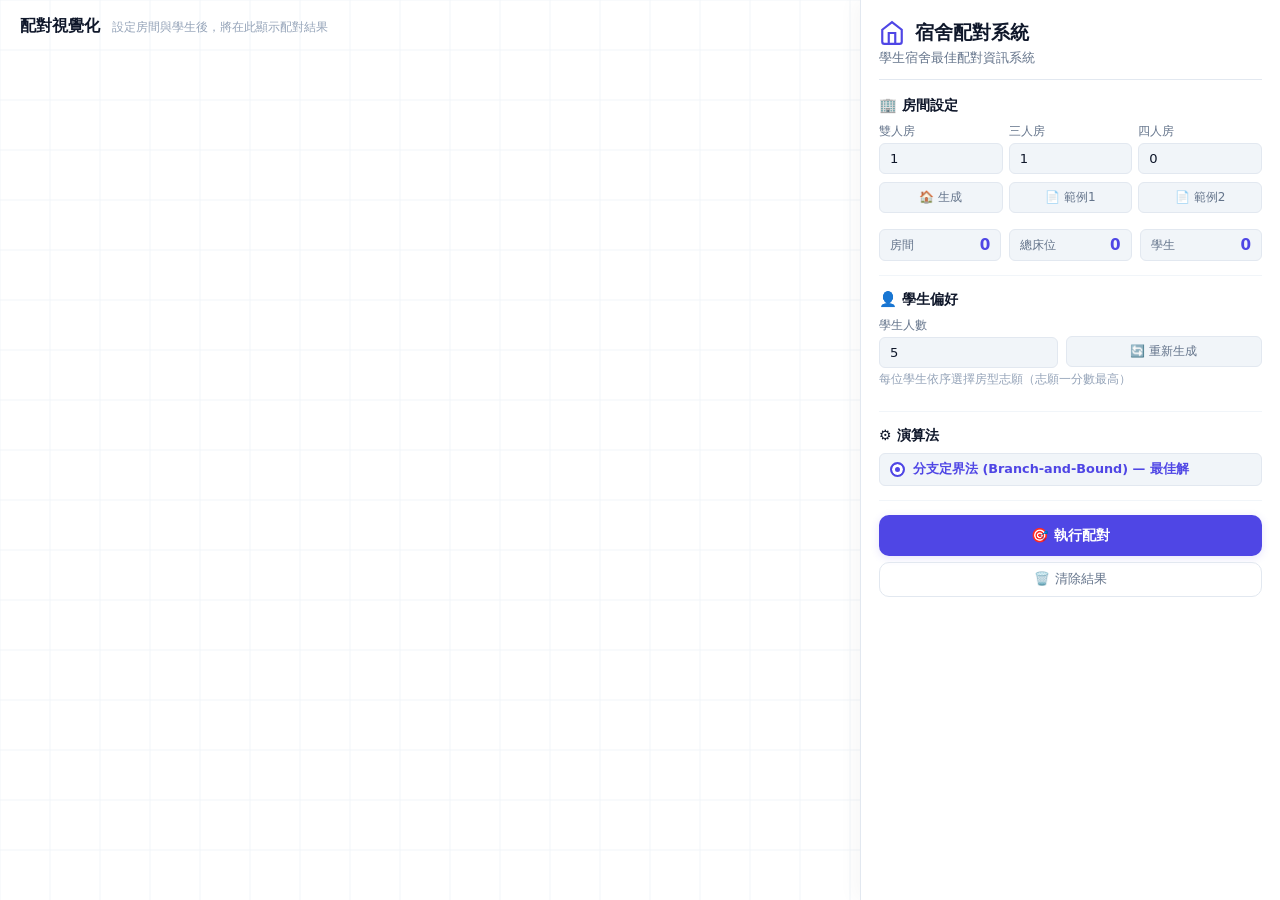
<file: index.html>
<!DOCTYPE html>
<html>
<head>
    <meta charset="UTF-8">
    <meta http-equiv="refresh" content="0; url=JobMatchingSystem/index.html">
    <title>求職媒合最佳配對系統</title>
</head>
<body>
    <p>正在載入系統，若未自動跳轉請 <a href="JobMatchingSystem/index.html">點此</a>。</p>
</body>
</html>
</file>
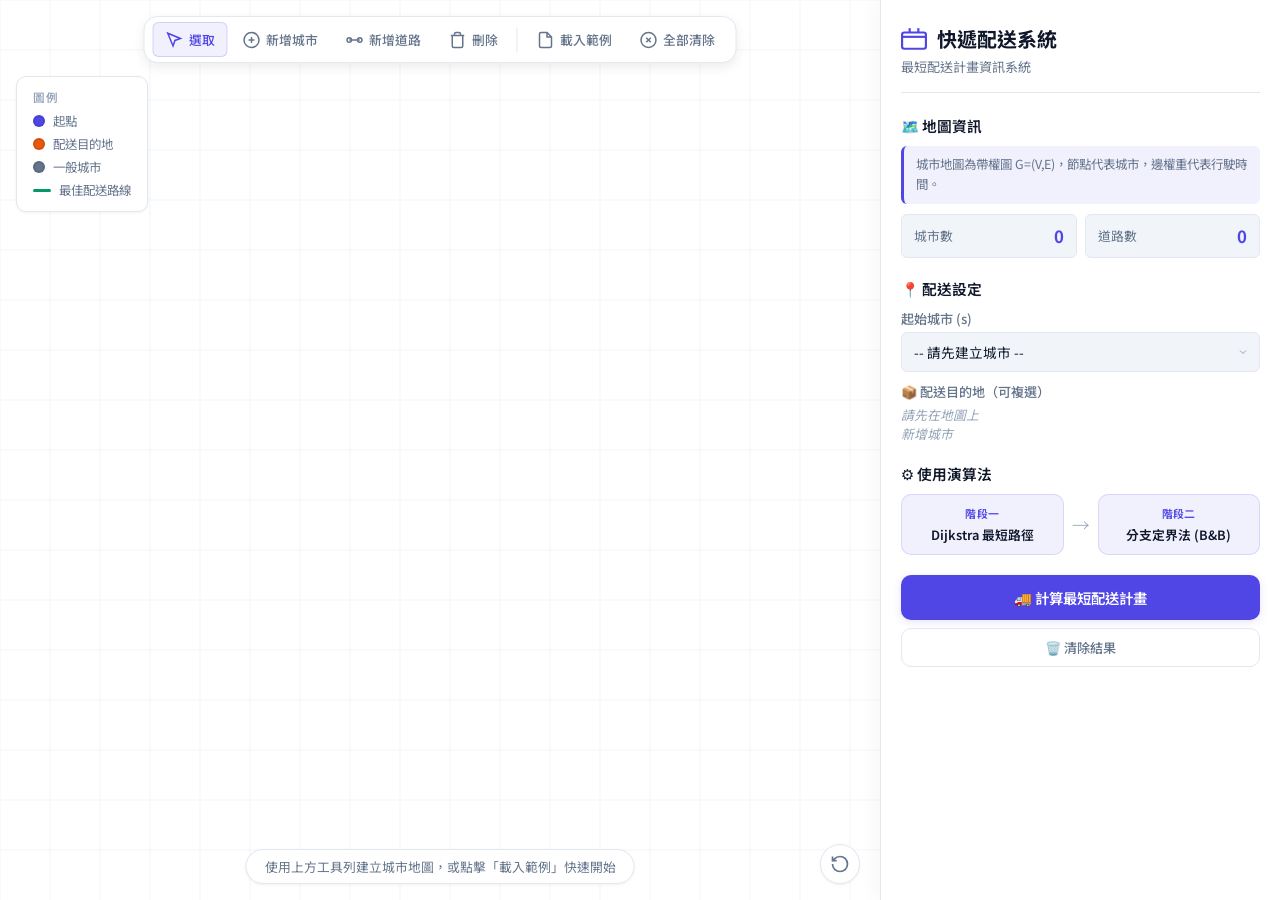
<file: ExpressDeliveryDemo/index.html>
<!DOCTYPE html>
<html lang="zh-TW">
<head>
    <meta charset="UTF-8">
    <meta name="viewport" content="width=device-width, initial-scale=1.0">
    <title>快遞物流最短配送系統</title>
    <meta name="description" content="快遞物流公司最短配送計畫資訊系統">
    
    <link rel="preconnect" href="https://fonts.googleapis.com">
    <link rel="preconnect" href="https://fonts.gstatic.com" crossorigin>
    <link href="https://fonts.googleapis.com/css2?family=Inter:wght@300;400;500;600;700&family=Noto+Sans+TC:wght@300;400;500;700&display=swap" rel="stylesheet">
    
    <link rel="stylesheet" href="style.css">
</head>
<body>
    <div class="app-container">
        <!-- 主畫布區域 -->
        <main class="canvas-container">
            <canvas id="cityMap"></canvas>
            
            <!-- 工具列 -->
            <div class="toolbar" id="toolbar">
                <button class="tool-btn active" id="toolSelect" title="選取 / 拖曳節點">
                    <svg viewBox="0 0 24 24" width="18" height="18" fill="none" stroke="currentColor" stroke-width="2"><path d="M3 3l7.07 16.97 2.51-7.39 7.39-2.51L3 3z"/></svg>
                    <span>選取</span>
                </button>
                <button class="tool-btn" id="toolAddNode" title="點擊畫布新增城市">
                    <svg viewBox="0 0 24 24" width="18" height="18" fill="none" stroke="currentColor" stroke-width="2"><circle cx="12" cy="12" r="10"/><line x1="12" y1="8" x2="12" y2="16"/><line x1="8" y1="12" x2="16" y2="12"/></svg>
                    <span>新增城市</span>
                </button>
                <button class="tool-btn" id="toolAddEdge" title="點擊兩個城市來新增道路">
                    <svg viewBox="0 0 24 24" width="18" height="18" fill="none" stroke="currentColor" stroke-width="2"><line x1="5" y1="12" x2="19" y2="12"/><circle cx="5" cy="12" r="3"/><circle cx="19" cy="12" r="3"/></svg>
                    <span>新增道路</span>
                </button>
                <button class="tool-btn" id="toolDelete" title="點擊節點或邊來刪除">
                    <svg viewBox="0 0 24 24" width="18" height="18" fill="none" stroke="currentColor" stroke-width="2"><polyline points="3 6 5 6 21 6"/><path d="M19 6v14a2 2 0 0 1-2 2H7a2 2 0 0 1-2-2V6m3 0V4a2 2 0 0 1 2-2h4a2 2 0 0 1 2 2v2"/></svg>
                    <span>刪除</span>
                </button>
                <div class="tool-separator"></div>
                <button class="tool-btn" id="toolLoadExample" title="載入範例地圖">
                    <svg viewBox="0 0 24 24" width="18" height="18" fill="none" stroke="currentColor" stroke-width="2"><path d="M14 2H6a2 2 0 0 0-2 2v16a2 2 0 0 0 2 2h12a2 2 0 0 0 2-2V8z"/><polyline points="14 2 14 8 20 8"/></svg>
                    <span>載入範例</span>
                </button>
                <button class="tool-btn" id="toolClearAll" title="清除所有節點與道路">
                    <svg viewBox="0 0 24 24" width="18" height="18" fill="none" stroke="currentColor" stroke-width="2"><circle cx="12" cy="12" r="10"/><line x1="15" y1="9" x2="9" y2="15"/><line x1="9" y1="9" x2="15" y2="15"/></svg>
                    <span>全部清除</span>
                </button>
            </div>

            <!-- 圖例 -->
            <div class="legend" id="legend">
                <h3>圖例</h3>
                <div class="legend-item"><span class="legend-dot" style="background:#4f46e5;"></span><span>起點</span></div>
                <div class="legend-item"><span class="legend-dot" style="background:#ea580c;"></span><span>配送目的地</span></div>
                <div class="legend-item"><span class="legend-dot" style="background:#64748b;"></span><span>一般城市</span></div>
                <div class="legend-item"><span class="legend-line" style="background:#059669;"></span><span>最佳配送路線</span></div>
            </div>

            <!-- 狀態提示 -->
            <div class="status-bar" id="statusBar">
                <span id="statusText">使用上方工具列建立城市地圖，或點擊「載入範例」快速開始</span>
            </div>

            <!-- 演算法資訊 -->
            <div class="algo-info" id="algoInfo" style="display:none;">
                <h3 id="algoInfoTitle">演算法執行資訊</h3>
                <div id="algoInfoContent"></div>
            </div>

            <div class="canvas-controls">
                <button id="resetViewBtn" class="icon-btn" title="重置視角">
                    <svg viewBox="0 0 24 24" width="20" height="20" stroke="currentColor" stroke-width="2" fill="none"><path d="M3 12a9 9 0 1 0 9-9 9.75 9.75 0 0 0-6.74 2.74L3 8"/><path d="M3 3v5h5"/></svg>
                </button>
            </div>
        </main>

        <!-- 側邊面板 -->
        <aside class="sidebar">
            <div class="sidebar-header">
                <div class="logo">
                    <svg viewBox="0 0 24 24" width="26" height="26" stroke="currentColor" stroke-width="2" fill="none"><rect x="1" y="6" width="22" height="15" rx="2" ry="2"/><path d="M1 10h22"/><path d="M8 6V2"/><path d="M16 6V2"/></svg>
                    <h1>快遞配送系統</h1>
                </div>
                <p class="subtitle">最短配送計畫資訊系統</p>
            </div>

            <!-- 地圖資訊 -->
            <div class="control-section">
                <h2>🗺️ 地圖資訊</h2>
                <p class="section-desc">城市地圖為帶權圖 G=(V,E)，節點代表城市，邊權重代表行駛時間。</p>
                <div class="map-stats">
                    <div class="stat-chip"><span class="stat-chip-label">城市數</span><span class="stat-chip-value" id="nodeCount">0</span></div>
                    <div class="stat-chip"><span class="stat-chip-label">道路數</span><span class="stat-chip-value" id="edgeCount">0</span></div>
                </div>
            </div>

            <!-- 配送設定 -->
            <div class="control-section">
                <h2>📍 配送設定</h2>
                <div class="input-group">
                    <label for="startNode">起始城市 (s)</label>
                    <select id="startNode"><option value="">-- 請先建立城市 --</option></select>
                </div>
                <div class="input-group">
                    <label>📦 配送目的地（可複選）</label>
                    <div class="destinations-grid" id="destinationsGrid">
                        <span class="empty-hint">請先在地圖上新增城市</span>
                    </div>
                </div>
            </div>

            <!-- 演算法說明 -->
            <div class="control-section">
                <h2>⚙️ 使用演算法</h2>
                <div class="algo-badge-group">
                    <div class="algo-badge">
                        <span class="algo-badge-step">階段一</span>
                        <span class="algo-badge-name">Dijkstra 最短路徑</span>
                    </div>
                    <span class="algo-badge-arrow">→</span>
                    <div class="algo-badge">
                        <span class="algo-badge-step">階段二</span>
                        <span class="algo-badge-name">分支定界法 (B&B)</span>
                    </div>
                </div>
            </div>

            <!-- 執行按鈕 -->
            <div class="action-section">
                <button id="calculateBtn" class="primary-btn">🚚 計算最短配送計畫</button>
                <button id="clearBtn" class="secondary-btn">🗑️ 清除結果</button>
            </div>

            <!-- 結果區域 -->
            <div class="result-section" id="resultSection" style="display:none;">
                <h2>📋 配送排程結果</h2>
                <div class="result-card">
                    <div class="result-stat">
                        <span class="stat-label">最短配送時間：</span>
                        <span class="stat-value" id="minTimeResult">-</span>
                    </div>
                    <div class="result-stat"><span class="stat-label">搜尋節點數：</span><span class="stat-value-small" id="nodesExploredResult">-</span></div>
                    <div class="result-stat"><span class="stat-label">修剪次數：</span><span class="stat-value-small" id="pruneCountResult">-</span></div>
                    <hr class="result-divider">
                    <div class="result-stat"><span class="stat-label">配送路線順序：</span></div>
                    <div class="route-display" id="routeDisplay"></div>
                    <hr class="result-divider">
                    <div class="result-stat"><span class="stat-label">各段詳細路徑：</span></div>
                    <div class="segment-details" id="segmentDetails"></div>
                </div>
            </div>
        </aside>
    </div>

    <!-- 邊權重對話框 -->
    <div class="modal-overlay" id="edgeModal" style="display:none;">
        <div class="modal">
            <h3>設定道路權重</h3>
            <p id="edgeModalDesc">城市 A ↔ 城市 B</p>
            <div class="input-group">
                <label for="edgeWeightInput">行駛時間（正整數）</label>
                <input type="number" id="edgeWeightInput" min="1" value="1" class="text-input">
            </div>
            <div class="modal-actions">
                <button class="secondary-btn" id="edgeModalCancel">取消</button>
                <button class="primary-btn" id="edgeModalConfirm">確定</button>
            </div>
        </div>
    </div>

    <script src="app.js"></script>
</body>
</html>
</file>
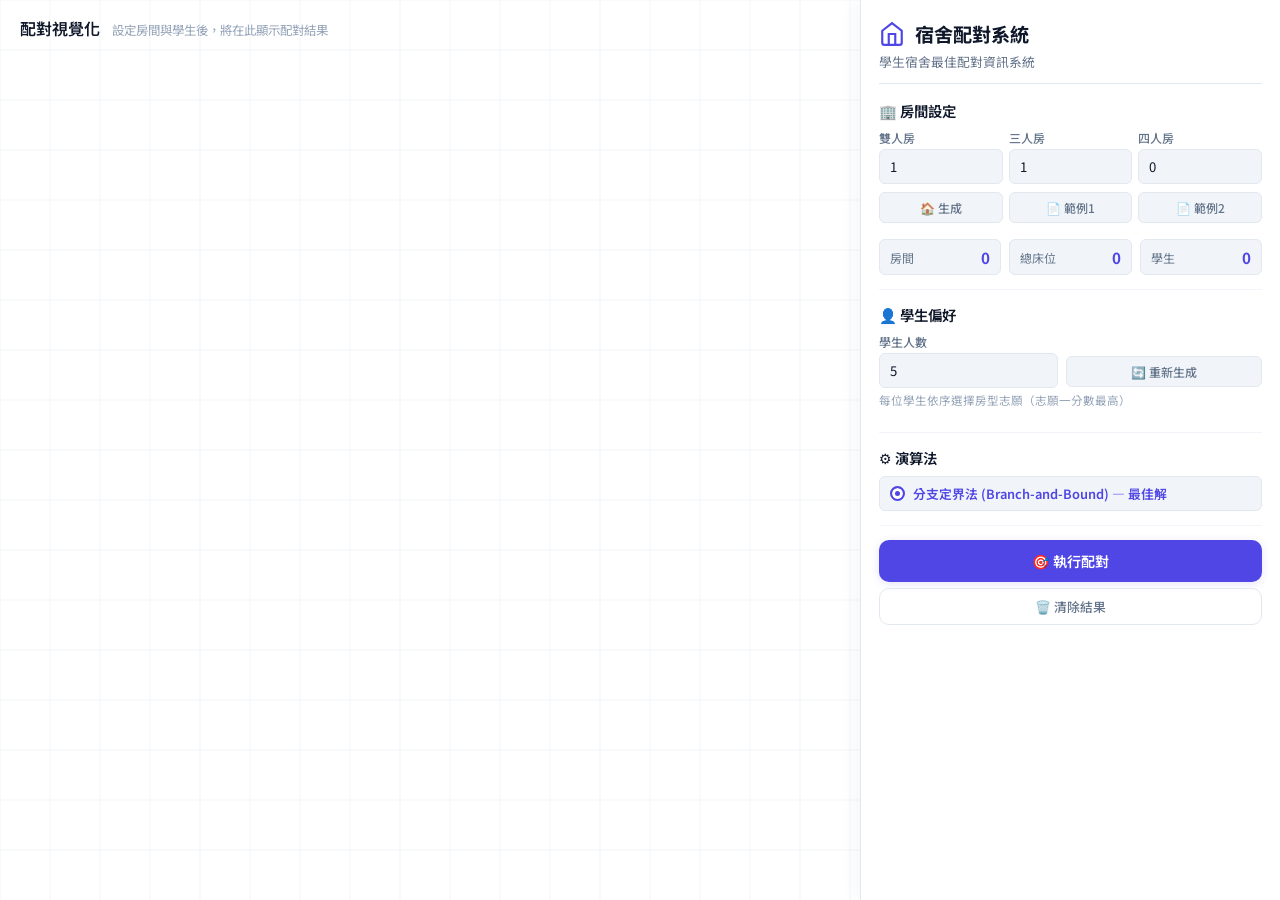
<file: JobMatchingSystem/index.html>
<!DOCTYPE html>
<html lang="zh-TW">
<head>
    <meta charset="UTF-8">
    <meta name="viewport" content="width=device-width, initial-scale=1.0">
    <title>學生宿舍最佳配對系統</title>
    <meta name="description" content="學生宿舍最佳配對資訊系統">
    <link rel="preconnect" href="https://fonts.googleapis.com">
    <link rel="preconnect" href="https://fonts.gstatic.com" crossorigin>
    <link href="https://fonts.googleapis.com/css2?family=Inter:wght@300;400;500;600;700&family=Noto+Sans+TC:wght@300;400;500;700&display=swap" rel="stylesheet">
    <link rel="stylesheet" href="style.css">
</head>
<body>
    <div class="app-container">
        <main class="canvas-container">
            <canvas id="matchCanvas"></canvas>
            <div class="canvas-title">
                <h2>配對視覺化</h2>
                <span class="canvas-subtitle" id="canvasSubtitle">設定房間與學生後，將在此顯示配對結果</span>
            </div>
            <div class="matrix-panel" id="matrixPanel" style="display:none;">
                <div class="matrix-header">
                    <h3>📊 偏好分數矩陣</h3>
                    <span class="matrix-hint">分數根據學生偏好自動產生（可點擊修改）</span>
                </div>
                <div class="matrix-wrapper" id="matrixWrapper"></div>
            </div>
            <div class="algo-info" id="algoInfo" style="display:none;">
                <h3 id="algoInfoTitle">演算法執行資訊</h3>
                <div id="algoInfoContent"></div>
            </div>
        </main>

        <aside class="sidebar">
            <div class="sidebar-header">
                <div class="logo">
                    <svg viewBox="0 0 24 24" width="26" height="26" stroke="currentColor" stroke-width="2" fill="none"><path d="M3 9l9-7 9 7v11a2 2 0 0 1-2 2H5a2 2 0 0 1-2-2z"/><polyline points="9 22 9 12 15 12 15 22"/></svg>
                    <h1>宿舍配對系統</h1>
                </div>
                <p class="subtitle">學生宿舍最佳配對資訊系統</p>
            </div>

            <!-- 房間設定 -->
            <div class="control-section">
                <h2>🏢 房間設定</h2>
                <div class="input-row-3">
                    <div class="input-group"><label>雙人房</label><input type="number" id="numDouble" class="text-input" min="0" max="3" value="1"></div>
                    <div class="input-group"><label>三人房</label><input type="number" id="numTriple" class="text-input" min="0" max="2" value="1"></div>
                    <div class="input-group"><label>四人房</label><input type="number" id="numQuad" class="text-input" min="0" max="2" value="0"></div>
                </div>
                <div class="btn-row">
                    <button class="action-btn" id="btnGenerate">🏠 生成</button>
                    <button class="action-btn" id="btnExample1">📄 範例1</button>
                    <button class="action-btn" id="btnExample2">📄 範例2</button>
                </div>
                <div class="room-list" id="roomList"></div>
                <div class="map-stats">
                    <div class="stat-chip"><span class="stat-chip-label">房間</span><span class="stat-chip-value" id="statRooms">0</span></div>
                    <div class="stat-chip"><span class="stat-chip-label">總床位</span><span class="stat-chip-value" id="statBeds">0</span></div>
                    <div class="stat-chip"><span class="stat-chip-label">學生</span><span class="stat-chip-value" id="statStudents">0</span></div>
                </div>
            </div>

            <!-- 學生偏好 -->
            <div class="control-section">
                <h2>👤 學生偏好</h2>
                <div class="input-row">
                    <div class="input-group"><label>學生人數</label><input type="number" id="numStudents" class="text-input" min="1" max="15" value="5"></div>
                    <button class="action-btn" id="btnRegenStudents" style="align-self:flex-end;margin-bottom:1px;">🔄 重新生成</button>
                </div>
                <p class="section-hint">每位學生依序選擇房型志願（志願一分數最高）</p>
                <div class="student-list" id="studentList"></div>
            </div>

            <!-- 演算法 -->
            <div class="control-section">
                <h2>⚙️ 演算法</h2>
                <div class="algo-options">
                    <label class="radio-label"><input type="radio" name="algo" value="bnb" checked><span class="radio-dot"></span><span>分支定界法 (Branch-and-Bound) — 最佳解</span></label>
                </div>
            </div>

            <div class="action-section">
                <button id="btnMatch" class="primary-btn">🎯 執行配對</button>
                <button id="btnClear" class="secondary-btn">🗑️ 清除結果</button>
            </div>

            <div class="result-section" id="resultSection" style="display:none;">
                <h2>📋 配對結果</h2>
                <div class="result-card">
                    <div class="result-stat"><span class="stat-label">使用演算法：</span><span class="stat-value-small" id="resAlgo">-</span></div>
                    <div class="result-stat"><span class="stat-label">總偏好分數：</span><span class="stat-value" id="resTotalScore">-</span></div>
                    <div class="result-stat"><span class="stat-label">搜尋節點數：</span><span class="stat-value-small" id="resNodes">-</span></div>
                    <div class="result-stat"><span class="stat-label">修剪次數：</span><span class="stat-value-small" id="resPrune">-</span></div>
                    <div class="result-stat"><span class="stat-label">計算時間：</span><span class="stat-value-small" id="resTime">-</span></div>
                    <hr class="result-divider">
                    <div class="result-stat"><span class="stat-label">分配明細：</span></div>
                    <div class="match-details" id="matchDetails"></div>
                    <hr class="result-divider">
                    <div class="result-stat"><span class="stat-label">穩定性檢測：</span><span class="stat-value-small" id="resStability">-</span></div>
                    <div class="blocking-pairs" id="blockingPairs"></div>
                </div>
            </div>

            <!-- compareSection hidden, kept for code compatibility -->
            <div class="result-section" id="compareSection" style="display:none;"></div>
        </aside>
    </div>
    <script src="app.js"></script>
</body>
</html>
</file>
<file: ExpressDeliveryDemo/style.css>
:root {
    --bg-main: #f8fafc;
    --bg-canvas: #ffffff;
    --bg-sidebar: #ffffff;
    --bg-input: #f1f5f9;
    --border-color: #e2e8f0;
    --border-light: #f1f5f9;
    --text-primary: #0f172a;
    --text-secondary: #64748b;
    --text-muted: #94a3b8;
    --accent: #4f46e5;
    --accent-hover: #4338ca;
    --accent-light: rgba(79, 70, 229, 0.08);
    --accent-glow: rgba(79, 70, 229, 0.15);
    --green: #059669;
    --green-light: rgba(5, 150, 105, 0.08);
    --amber: #ea580c;
    --amber-light: rgba(234, 88, 12, 0.08);
    --node-default: #64748b;
    
    --font: 'Noto Sans TC', 'Inter', system-ui, sans-serif;
    --radius-lg: 14px;
    --radius-md: 10px;
    --radius-sm: 6px;
    --shadow-sm: 0 1px 3px rgba(0,0,0,0.06);
    --shadow-md: 0 4px 12px rgba(0,0,0,0.08);
    --shadow-lg: 0 8px 30px rgba(0,0,0,0.1);
    --transition: 0.2s ease;
}

*, *::before, *::after { margin: 0; padding: 0; box-sizing: border-box; }

body {
    font-family: var(--font);
    background: var(--bg-main);
    color: var(--text-primary);
    min-height: 100vh;
    overflow: hidden;
}

.app-container { display: flex; height: 100vh; width: 100vw; }

/* ========== Canvas ========== */
.canvas-container {
    flex: 1;
    position: relative;
    overflow: hidden;
    background: var(--bg-canvas);
}
canvas { display: block; width: 100%; height: 100%; }

/* ========== Toolbar ========== */
.toolbar {
    position: absolute;
    top: 16px;
    left: 50%;
    transform: translateX(-50%);
    display: flex;
    align-items: center;
    gap: 2px;
    padding: 5px 8px;
    background: var(--bg-sidebar);
    border: 1px solid var(--border-color);
    border-radius: var(--radius-lg);
    box-shadow: var(--shadow-md);
    z-index: 20;
}
.tool-btn {
    display: flex;
    align-items: center;
    gap: 5px;
    padding: 7px 12px;
    border: 1px solid transparent;
    border-radius: var(--radius-sm);
    background: transparent;
    color: var(--text-secondary);
    font-family: var(--font);
    font-size: 0.8rem;
    font-weight: 500;
    cursor: pointer;
    transition: var(--transition);
    white-space: nowrap;
}
.tool-btn:hover { color: var(--text-primary); background: var(--bg-input); }
.tool-btn.active {
    color: var(--accent);
    background: var(--accent-light);
    border-color: rgba(79,70,229,0.2);
}
.tool-btn.active svg { stroke: var(--accent); }
.tool-separator { width: 1px; height: 24px; background: var(--border-color); margin: 0 4px; }

/* ========== Status Bar ========== */
.status-bar {
    position: absolute;
    bottom: 16px;
    left: 50%;
    transform: translateX(-50%);
    padding: 7px 18px;
    background: var(--bg-sidebar);
    border: 1px solid var(--border-color);
    border-radius: 20px;
    box-shadow: var(--shadow-sm);
    font-size: 0.8rem;
    color: var(--text-secondary);
    pointer-events: none;
    z-index: 15;
}

/* ========== Canvas Controls ========== */
.canvas-controls { position: absolute; bottom: 16px; right: 20px; }
.icon-btn {
    background: var(--bg-sidebar);
    border: 1px solid var(--border-color);
    color: var(--text-secondary);
    width: 40px; height: 40px;
    border-radius: 50%;
    display: flex; align-items: center; justify-content: center;
    cursor: pointer;
    box-shadow: var(--shadow-sm);
    transition: var(--transition);
}
.icon-btn:hover { color: var(--text-primary); background: var(--bg-input); transform: scale(1.05); }

/* ========== Legend ========== */
.legend {
    position: absolute;
    top: 76px;
    left: 16px;
    padding: 12px 16px;
    background: var(--bg-sidebar);
    border: 1px solid var(--border-color);
    border-radius: var(--radius-md);
    box-shadow: var(--shadow-sm);
    display: flex;
    flex-direction: column;
    gap: 5px;
}
.legend h3 { font-size: 0.72rem; font-weight: 600; color: var(--text-muted); text-transform: uppercase; letter-spacing: 0.06em; margin-bottom: 2px; }
.legend-item { display: flex; align-items: center; gap: 8px; font-size: 0.78rem; color: var(--text-secondary); }
.legend-dot { width: 12px; height: 12px; border-radius: 50%; border: 2px solid rgba(0,0,0,0.1); flex-shrink: 0; }
.legend-line { width: 18px; height: 3px; border-radius: 2px; flex-shrink: 0; }

/* ========== Algo Info ========== */
.algo-info {
    position: absolute;
    bottom: 52px;
    left: 16px;
    padding: 12px 16px;
    background: var(--bg-sidebar);
    border: 1px solid var(--border-color);
    border-radius: var(--radius-md);
    box-shadow: var(--shadow-md);
    max-width: 380px;
    max-height: 240px;
    overflow-y: auto;
    animation: fadeUp 0.35s ease;
    z-index: 15;
}
.algo-info h3 { font-size: 0.85rem; font-weight: 600; color: var(--accent); margin-bottom: 6px; }
.algo-info .step-item { font-size: 0.78rem; color: var(--text-secondary); padding: 2px 0; border-bottom: 1px solid var(--border-light); line-height: 1.5; }
.algo-info .step-item.highlight { color: var(--green); font-weight: 600; }

/* ========== Sidebar ========== */
.sidebar {
    width: 400px;
    height: 100vh;
    background: var(--bg-sidebar);
    border-left: 1px solid var(--border-color);
    display: flex;
    flex-direction: column;
    padding: 24px 20px;
    overflow-y: auto;
    box-shadow: -4px 0 20px rgba(0,0,0,0.04);
    z-index: 10;
}
.sidebar::-webkit-scrollbar { width: 5px; }
.sidebar::-webkit-scrollbar-track { background: transparent; }
.sidebar::-webkit-scrollbar-thumb { background: var(--border-color); border-radius: 3px; }

.sidebar-header { margin-bottom: 22px; padding-bottom: 16px; border-bottom: 1px solid var(--border-color); }
.logo { display: flex; align-items: center; gap: 10px; color: var(--accent); margin-bottom: 4px; }
.logo h1 { font-size: 1.25rem; font-weight: 700; color: var(--text-primary); }
.subtitle { color: var(--text-secondary); font-size: 0.82rem; }

/* ========== Control Sections ========== */
.control-section { display: flex; flex-direction: column; gap: 10px; margin-bottom: 20px; }
.control-section h2 { font-size: 0.92rem; font-weight: 600; color: var(--text-primary); }
.section-desc {
    font-size: 0.78rem;
    color: var(--text-secondary);
    line-height: 1.6;
    background: var(--accent-light);
    padding: 9px 12px;
    border-radius: var(--radius-sm);
    border-left: 3px solid var(--accent);
}

.map-stats { display: flex; gap: 8px; }
.stat-chip {
    flex: 1;
    display: flex; align-items: center; justify-content: space-between;
    padding: 9px 12px;
    background: var(--bg-input);
    border: 1px solid var(--border-color);
    border-radius: var(--radius-sm);
}
.stat-chip-label { font-size: 0.8rem; color: var(--text-secondary); }
.stat-chip-value { font-size: 1.05rem; font-weight: 700; color: var(--accent); }

/* ========== Algo Badges ========== */
.algo-badge-group {
    display: flex;
    align-items: center;
    gap: 8px;
}
.algo-badge {
    flex: 1;
    display: flex;
    flex-direction: column;
    align-items: center;
    gap: 4px;
    padding: 10px 8px;
    background: var(--accent-light);
    border: 1px solid rgba(79,70,229,0.15);
    border-radius: var(--radius-md);
}
.algo-badge-step {
    font-size: 0.68rem;
    font-weight: 600;
    color: var(--accent);
    text-transform: uppercase;
    letter-spacing: 0.04em;
}
.algo-badge-name {
    font-size: 0.8rem;
    font-weight: 600;
    color: var(--text-primary);
    text-align: center;
}
.algo-badge-arrow {
    font-size: 1.1rem;
    color: var(--text-muted);
    font-weight: 300;
}

.input-group { display: flex; flex-direction: column; gap: 4px; }
.input-group label { font-size: 0.82rem; font-weight: 500; color: var(--text-secondary); }

select, .text-input {
    appearance: none;
    background: var(--bg-input);
    border: 1px solid var(--border-color);
    border-radius: var(--radius-sm);
    color: var(--text-primary);
    padding: 9px 12px;
    font-family: var(--font);
    font-size: 0.85rem;
    outline: none;
    transition: var(--transition);
}
select {
    cursor: pointer;
    background-image: url("data:image/svg+xml,%3Csvg xmlns='http://www.w3.org/2000/svg' width='12' height='12' viewBox='0 0 24 24' fill='none' stroke='%2394a3b8' stroke-width='2'%3E%3Cpolyline points='6 9 12 15 18 9'/%3E%3C/svg%3E");
    background-repeat: no-repeat;
    background-position: right 10px center;
    padding-right: 28px;
}
.text-input { cursor: text; }
select:hover, .text-input:hover { border-color: #cbd5e1; }
select:focus, .text-input:focus { border-color: var(--accent); box-shadow: 0 0 0 3px var(--accent-glow); }

.empty-hint { font-size: 0.8rem; color: var(--text-muted); font-style: italic; }

/* ========== Destinations Grid ========== */
.destinations-grid { display: grid; grid-template-columns: repeat(auto-fill, minmax(80px, 1fr)); gap: 5px; }
.dest-checkbox { position: relative; }
.dest-checkbox input { position: absolute; opacity: 0; cursor: pointer; height: 0; width: 0; }
.dest-label {
    display: block; width: 100%;
    padding: 6px 0;
    background: var(--bg-input);
    border: 1px solid var(--border-color);
    border-radius: var(--radius-sm);
    text-align: center;
    font-size: 0.8rem;
    cursor: pointer;
    transition: var(--transition);
    user-select: none;
}
.dest-checkbox input:checked ~ .dest-label {
    background: var(--amber-light);
    border-color: var(--amber);
    color: var(--amber);
    font-weight: 600;
}
.dest-checkbox:hover .dest-label { border-color: #cbd5e1; }

/* ========== Buttons ========== */
.action-section { display: flex; flex-direction: column; gap: 8px; margin-bottom: 18px; }
.primary-btn {
    width: 100%;
    background: var(--accent);
    color: white;
    border: none;
    padding: 12px 16px;
    border-radius: var(--radius-md);
    font-family: var(--font);
    font-size: 0.9rem;
    font-weight: 600;
    cursor: pointer;
    transition: var(--transition);
    box-shadow: 0 2px 8px var(--accent-glow);
}
.primary-btn:hover { background: var(--accent-hover); transform: translateY(-1px); box-shadow: 0 4px 16px var(--accent-glow); }
.primary-btn:active { transform: translateY(0); }
.secondary-btn {
    width: 100%;
    background: transparent;
    color: var(--text-secondary);
    border: 1px solid var(--border-color);
    padding: 9px 16px;
    border-radius: var(--radius-md);
    font-family: var(--font);
    font-size: 0.82rem;
    font-weight: 500;
    cursor: pointer;
    transition: var(--transition);
}
.secondary-btn:hover { border-color: #cbd5e1; color: var(--text-primary); }

/* ========== Results ========== */
.result-section { animation: fadeUp 0.4s ease; }
@keyframes fadeUp {
    from { opacity: 0; transform: translateY(12px); }
    to { opacity: 1; transform: translateY(0); }
}
.result-section h2 { font-size: 0.92rem; font-weight: 600; margin-bottom: 10px; }
.result-card {
    background: var(--bg-input);
    border: 1px solid var(--border-color);
    border-radius: var(--radius-lg);
    padding: 16px;
}
.result-stat { display: flex; align-items: center; justify-content: space-between; margin-bottom: 5px; }
.stat-label { color: var(--text-secondary); font-size: 0.8rem; }
.stat-value { font-size: 1.4rem; font-weight: 700; color: var(--green); }
.stat-value-small { font-size: 0.85rem; font-weight: 600; color: var(--text-primary); }
.result-divider { border: none; border-top: 1px solid var(--border-color); margin: 10px 0; }

.route-display {
    display: flex; flex-wrap: wrap; align-items: center; gap: 4px;
    padding: 10px;
    background: white;
    border: 1px solid var(--border-color);
    border-radius: var(--radius-sm);
    margin-top: 4px;
}
.route-node {
    display: inline-flex; align-items: center; justify-content: center;
    min-width: 26px; height: 26px; padding: 0 5px;
    border-radius: 13px;
    font-size: 0.78rem; font-weight: 700; color: white;
    background: var(--accent);
}
.route-node.start-node { background: #4f46e5; }
.route-node.dest-node { background: #ea580c; }
.route-arrow { color: var(--text-muted); font-size: 0.7rem; }

.segment-details { display: flex; flex-direction: column; gap: 4px; margin-top: 6px; }
.segment-item {
    font-size: 0.76rem;
    color: var(--text-secondary);
    padding: 7px 10px;
    background: white;
    border: 1px solid var(--border-color);
    border-radius: var(--radius-sm);
    line-height: 1.5;
    border-left: 3px solid var(--green);
}
.segment-item strong { color: var(--text-primary); }

/* ========== Modal ========== */
.modal-overlay {
    position: fixed; top: 0; left: 0; width: 100%; height: 100%;
    background: rgba(0,0,0,0.3);
    display: flex; align-items: center; justify-content: center;
    z-index: 1000;
    animation: fadeIn 0.15s ease;
}
@keyframes fadeIn { from { opacity: 0; } to { opacity: 1; } }
.modal {
    background: white;
    border: 1px solid var(--border-color);
    border-radius: var(--radius-lg);
    box-shadow: var(--shadow-lg);
    padding: 24px;
    min-width: 320px;
    display: flex; flex-direction: column; gap: 14px;
}
.modal h3 { font-size: 1.05rem; font-weight: 600; }
.modal p { font-size: 0.88rem; color: var(--text-secondary); }
.modal-actions { display: flex; gap: 8px; margin-top: 4px; }
.modal-actions .primary-btn, .modal-actions .secondary-btn { flex: 1; padding: 9px; font-size: 0.85rem; }

/* ========== Responsive ========== */
@media (max-width: 860px) {
    .app-container { flex-direction: column; }
    .sidebar { width: 100%; height: auto; max-height: 55vh; border-left: none; border-top: 1px solid var(--border-color); }
    .canvas-container { min-height: 45vh; }
    .legend { display: none; }
    .tool-btn span { display: none; }
}
</file>
<file: JobMatchingSystem/style.css>
:root {
    --bg-main: #f8fafc;
    --bg-canvas: #ffffff;
    --bg-sidebar: #ffffff;
    --bg-input: #f1f5f9;
    --border-color: #e2e8f0;
    --border-light: #f1f5f9;
    --text-primary: #0f172a;
    --text-secondary: #64748b;
    --text-muted: #94a3b8;
    --accent: #4f46e5;
    --accent-hover: #4338ca;
    --accent-light: rgba(79, 70, 229, 0.08);
    --accent-glow: rgba(79, 70, 229, 0.15);
    --green: #059669;
    --green-light: rgba(5, 150, 105, 0.08);
    --amber: #ea580c;
    --amber-light: rgba(234, 88, 12, 0.08);
    --red: #dc2626;
    --font: 'Noto Sans TC', 'Inter', system-ui, sans-serif;
    --radius-lg: 14px;
    --radius-md: 10px;
    --radius-sm: 6px;
    --shadow-sm: 0 1px 3px rgba(0,0,0,0.06);
    --shadow-md: 0 4px 12px rgba(0,0,0,0.08);
    --transition: 0.2s ease;
}
*, *::before, *::after { margin: 0; padding: 0; box-sizing: border-box; }
body { font-family: var(--font); background: var(--bg-main); color: var(--text-primary); min-height: 100vh; overflow: hidden; }
.app-container { display: flex; height: 100vh; width: 100vw; }

/* Canvas */
.canvas-container { flex: 1; position: relative; overflow: hidden; background: var(--bg-canvas); display: flex; flex-direction: column; }
canvas { flex: 1; display: block; width: 100%; }
.canvas-title { position: absolute; top: 16px; left: 20px; display: flex; align-items: baseline; gap: 12px; }
.canvas-title h2 { font-size: 1rem; font-weight: 600; }
.canvas-subtitle { font-size: 0.78rem; color: var(--text-muted); }

/* Matrix */
.matrix-panel { position: absolute; bottom: 16px; left: 16px; right: 16px; background: var(--bg-sidebar); border: 1px solid var(--border-color); border-radius: var(--radius-lg); box-shadow: var(--shadow-md); padding: 14px 18px; max-height: 40%; overflow: auto; z-index: 10; }
.matrix-header { display: flex; align-items: baseline; justify-content: space-between; margin-bottom: 10px; }
.matrix-header h3 { font-size: 0.9rem; font-weight: 600; }
.matrix-hint { font-size: 0.72rem; color: var(--text-muted); }
.matrix-wrapper { overflow-x: auto; }
table.score-matrix { border-collapse: collapse; width: 100%; font-size: 0.78rem; }
table.score-matrix th { background: var(--accent-light); color: var(--accent); font-weight: 600; padding: 6px 8px; border: 1px solid var(--border-color); white-space: nowrap; text-align: center; }
table.score-matrix td { padding: 5px 6px; border: 1px solid var(--border-color); text-align: center; font-size: 0.8rem; }
table.score-matrix th.row-header { background: var(--amber-light); color: var(--amber); }
table.score-matrix td.highlight-cell { background: var(--green-light); font-weight: 700; color: var(--green); }

/* Algo Info */
.algo-info { position: absolute; top: 50px; left: 16px; padding: 12px 16px; background: var(--bg-sidebar); border: 1px solid var(--border-color); border-radius: var(--radius-md); box-shadow: var(--shadow-md); max-width: 380px; max-height: 200px; overflow-y: auto; animation: fadeUp 0.35s ease; z-index: 15; }
.algo-info h3 { font-size: 0.85rem; font-weight: 600; color: var(--accent); margin-bottom: 6px; }
.algo-info .step-item { font-size: 0.78rem; color: var(--text-secondary); padding: 2px 0; border-bottom: 1px solid var(--border-light); line-height: 1.5; }
.algo-info .step-item.highlight { color: var(--green); font-weight: 600; }

/* Sidebar */
.sidebar { width: 420px; height: 100vh; background: var(--bg-sidebar); border-left: 1px solid var(--border-color); display: flex; flex-direction: column; padding: 20px 18px; overflow-y: auto; box-shadow: -4px 0 20px rgba(0,0,0,0.04); z-index: 10; }
.sidebar::-webkit-scrollbar { width: 5px; }
.sidebar::-webkit-scrollbar-thumb { background: var(--border-color); border-radius: 3px; }
.sidebar-header { margin-bottom: 16px; padding-bottom: 12px; border-bottom: 1px solid var(--border-color); }
.logo { display: flex; align-items: center; gap: 10px; color: var(--accent); margin-bottom: 4px; }
.logo h1 { font-size: 1.2rem; font-weight: 700; color: var(--text-primary); }
.subtitle { color: var(--text-secondary); font-size: 0.8rem; }

/* Controls */
.control-section { display: flex; flex-direction: column; gap: 8px; margin-bottom: 14px; padding-bottom: 14px; border-bottom: 1px solid var(--border-light); }
.control-section h2 { font-size: 0.9rem; font-weight: 600; }
.input-row { display: flex; gap: 8px; }
.input-row-3 { display: flex; gap: 6px; }
.input-group { flex: 1; display: flex; flex-direction: column; gap: 3px; }
.input-group label { font-size: 0.75rem; font-weight: 500; color: var(--text-secondary); }
.text-input { appearance: none; background: var(--bg-input); border: 1px solid var(--border-color); border-radius: var(--radius-sm); color: var(--text-primary); padding: 7px 10px; font-family: var(--font); font-size: 0.82rem; outline: none; transition: var(--transition); }
.text-input:focus { border-color: var(--accent); box-shadow: 0 0 0 3px var(--accent-glow); }
.btn-row { display: flex; gap: 6px; flex-wrap: wrap; }
.action-btn { flex: 1; min-width: 80px; padding: 6px 8px; background: var(--bg-input); border: 1px solid var(--border-color); border-radius: var(--radius-sm); font-family: var(--font); font-size: 0.75rem; font-weight: 500; color: var(--text-secondary); cursor: pointer; transition: var(--transition); white-space: nowrap; }
.action-btn:hover { border-color: #cbd5e1; color: var(--text-primary); }
.map-stats { display: flex; gap: 8px; }
.stat-chip { flex: 1; display: flex; align-items: center; justify-content: space-between; padding: 6px 10px; background: var(--bg-input); border: 1px solid var(--border-color); border-radius: var(--radius-sm); }
.stat-chip-label { font-size: 0.75rem; color: var(--text-secondary); }
.stat-chip-value { font-size: 0.95rem; font-weight: 700; color: var(--accent); }

/* Room List */
.room-list { display: flex; flex-direction: column; gap: 4px; max-height: 140px; overflow-y: auto; }
.room-card { display: flex; align-items: center; gap: 6px; padding: 6px 10px; background: var(--bg-input); border: 1px solid var(--border-color); border-radius: var(--radius-sm); font-size: 0.75rem; }
.room-card .room-num { font-weight: 700; color: var(--accent); min-width: 36px; }
.room-card .room-type { background: var(--accent-light); color: var(--accent); padding: 2px 6px; border-radius: 3px; font-weight: 600; font-size: 0.7rem; }
.room-card .room-type.t3 { background: var(--green-light); color: var(--green); }
.room-card .room-type.t4 { background: var(--amber-light); color: var(--amber); }
.room-card .room-attr { color: var(--text-muted); font-size: 0.7rem; }
.room-card .room-edit { margin-left: auto; display: flex; gap: 4px; }
.room-card select { font-size: 0.7rem; padding: 1px 2px; border: 1px solid var(--border-color); border-radius: 3px; background: white; }

/* Student List */
.student-list { display: flex; flex-direction: column; gap: 4px; max-height: 220px; overflow-y: auto; }
.student-card { display: flex; flex-wrap: wrap; align-items: center; gap: 6px; padding: 6px 8px; background: var(--bg-input); border: 1px solid var(--border-color); border-radius: var(--radius-sm); font-size: 0.72rem; }
.student-card .student-name { font-weight: 700; color: var(--amber); min-width: 24px; }
.pref-col { display: flex; flex-direction: column; gap: 2px; }
.pref-col select { font-size: 0.7rem; padding: 2px 3px; border: 1px solid var(--border-color); border-radius: 3px; background: white; width: 50px; }
.pref-col label { color: var(--text-muted); font-size: 0.65rem; }
.section-hint { font-size: 0.72rem; color: var(--text-muted); margin-top: -4px; margin-bottom: 2px; }
table.score-matrix td input { width: 42px; text-align: center; border: 1px solid transparent; background: transparent; font-size: 0.78rem; font-family: var(--font); padding: 2px; border-radius: 3px; outline: none; }
table.score-matrix td input:hover { border-color: var(--border-color); }
table.score-matrix td input:focus { border-color: var(--accent); background: white; }
table.score-matrix td.highlight-cell input { color: var(--green); font-weight: 700; }

/* Radio */
.algo-options { display: flex; flex-direction: column; gap: 5px; }
.radio-label { display: flex; align-items: center; gap: 8px; padding: 7px 10px; background: var(--bg-input); border: 1px solid var(--border-color); border-radius: var(--radius-sm); cursor: pointer; font-size: 0.8rem; transition: var(--transition); }
.radio-label:hover { border-color: #cbd5e1; }
.radio-label input { display: none; }
.radio-dot { width: 15px; height: 15px; border: 2px solid var(--border-color); border-radius: 50%; position: relative; transition: var(--transition); flex-shrink: 0; }
.radio-label input:checked ~ .radio-dot { border-color: var(--accent); background: var(--accent); box-shadow: inset 0 0 0 3px white; }
.radio-label input:checked ~ span:last-child { font-weight: 600; color: var(--accent); }

/* Buttons */
.action-section { display: flex; flex-direction: column; gap: 6px; margin-bottom: 14px; }
.score-btn { width: 100%; background: #7c3aed; color: white; border: none; padding: 10px 16px; border-radius: var(--radius-md); font-family: var(--font); font-size: 0.85rem; font-weight: 600; cursor: pointer; transition: var(--transition); }
.score-btn:hover { background: #6d28d9; }
.primary-btn { width: 100%; background: var(--accent); color: white; border: none; padding: 11px 16px; border-radius: var(--radius-md); font-family: var(--font); font-size: 0.88rem; font-weight: 600; cursor: pointer; transition: var(--transition); box-shadow: 0 2px 8px var(--accent-glow); }
.primary-btn:hover { background: var(--accent-hover); transform: translateY(-1px); }
.compare-btn { width: 100%; background: var(--green); color: white; border: none; padding: 9px 16px; border-radius: var(--radius-md); font-family: var(--font); font-size: 0.82rem; font-weight: 600; cursor: pointer; transition: var(--transition); }
.compare-btn:hover { background: #047857; }
.secondary-btn { width: 100%; background: transparent; color: var(--text-secondary); border: 1px solid var(--border-color); padding: 8px 16px; border-radius: var(--radius-md); font-family: var(--font); font-size: 0.8rem; font-weight: 500; cursor: pointer; transition: var(--transition); }
.secondary-btn:hover { border-color: #cbd5e1; color: var(--text-primary); }

/* Results */
.result-section { animation: fadeUp 0.4s ease; margin-bottom: 14px; }
@keyframes fadeUp { from { opacity:0; transform: translateY(12px); } to { opacity:1; transform: translateY(0); } }
.result-section h2 { font-size: 0.9rem; font-weight: 600; margin-bottom: 8px; }
.result-card { background: var(--bg-input); border: 1px solid var(--border-color); border-radius: var(--radius-lg); padding: 12px; }
.result-stat { display: flex; align-items: center; justify-content: space-between; margin-bottom: 3px; }
.stat-label { color: var(--text-secondary); font-size: 0.78rem; }
.stat-value { font-size: 1.35rem; font-weight: 700; color: var(--green); }
.stat-value-small { font-size: 0.82rem; font-weight: 600; color: var(--text-primary); }
.result-divider { border: none; border-top: 1px solid var(--border-color); margin: 6px 0; }
.match-details { display: flex; flex-direction: column; gap: 3px; margin-top: 4px; }
.match-item { font-size: 0.75rem; color: var(--text-secondary); padding: 5px 8px; background: white; border: 1px solid var(--border-color); border-radius: var(--radius-sm); border-left: 3px solid var(--green); }
.match-item strong { color: var(--text-primary); }
.blocking-pairs { margin-top: 4px; }
.blocking-item { font-size: 0.73rem; color: var(--red); padding: 4px 8px; background: rgba(220,38,38,0.05); border-radius: var(--radius-sm); margin-top: 3px; border-left: 3px solid var(--red); }
.compare-table-wrapper { overflow-x: auto; }
.compare-table { width: 100%; border-collapse: collapse; font-size: 0.78rem; }
.compare-table th { background: var(--accent-light); color: var(--accent); padding: 7px 8px; border: 1px solid var(--border-color); font-weight: 600; text-align: center; }
.compare-table td { padding: 6px 8px; border: 1px solid var(--border-color); text-align: center; }
.compare-table tr.best-row td { background: var(--green-light); font-weight: 600; }

@media (max-width: 860px) {
    .app-container { flex-direction: column; }
    .sidebar { width: 100%; height: auto; max-height: 55vh; border-left: none; border-top: 1px solid var(--border-color); }
    .canvas-container { min-height: 45vh; }
}
</file>
